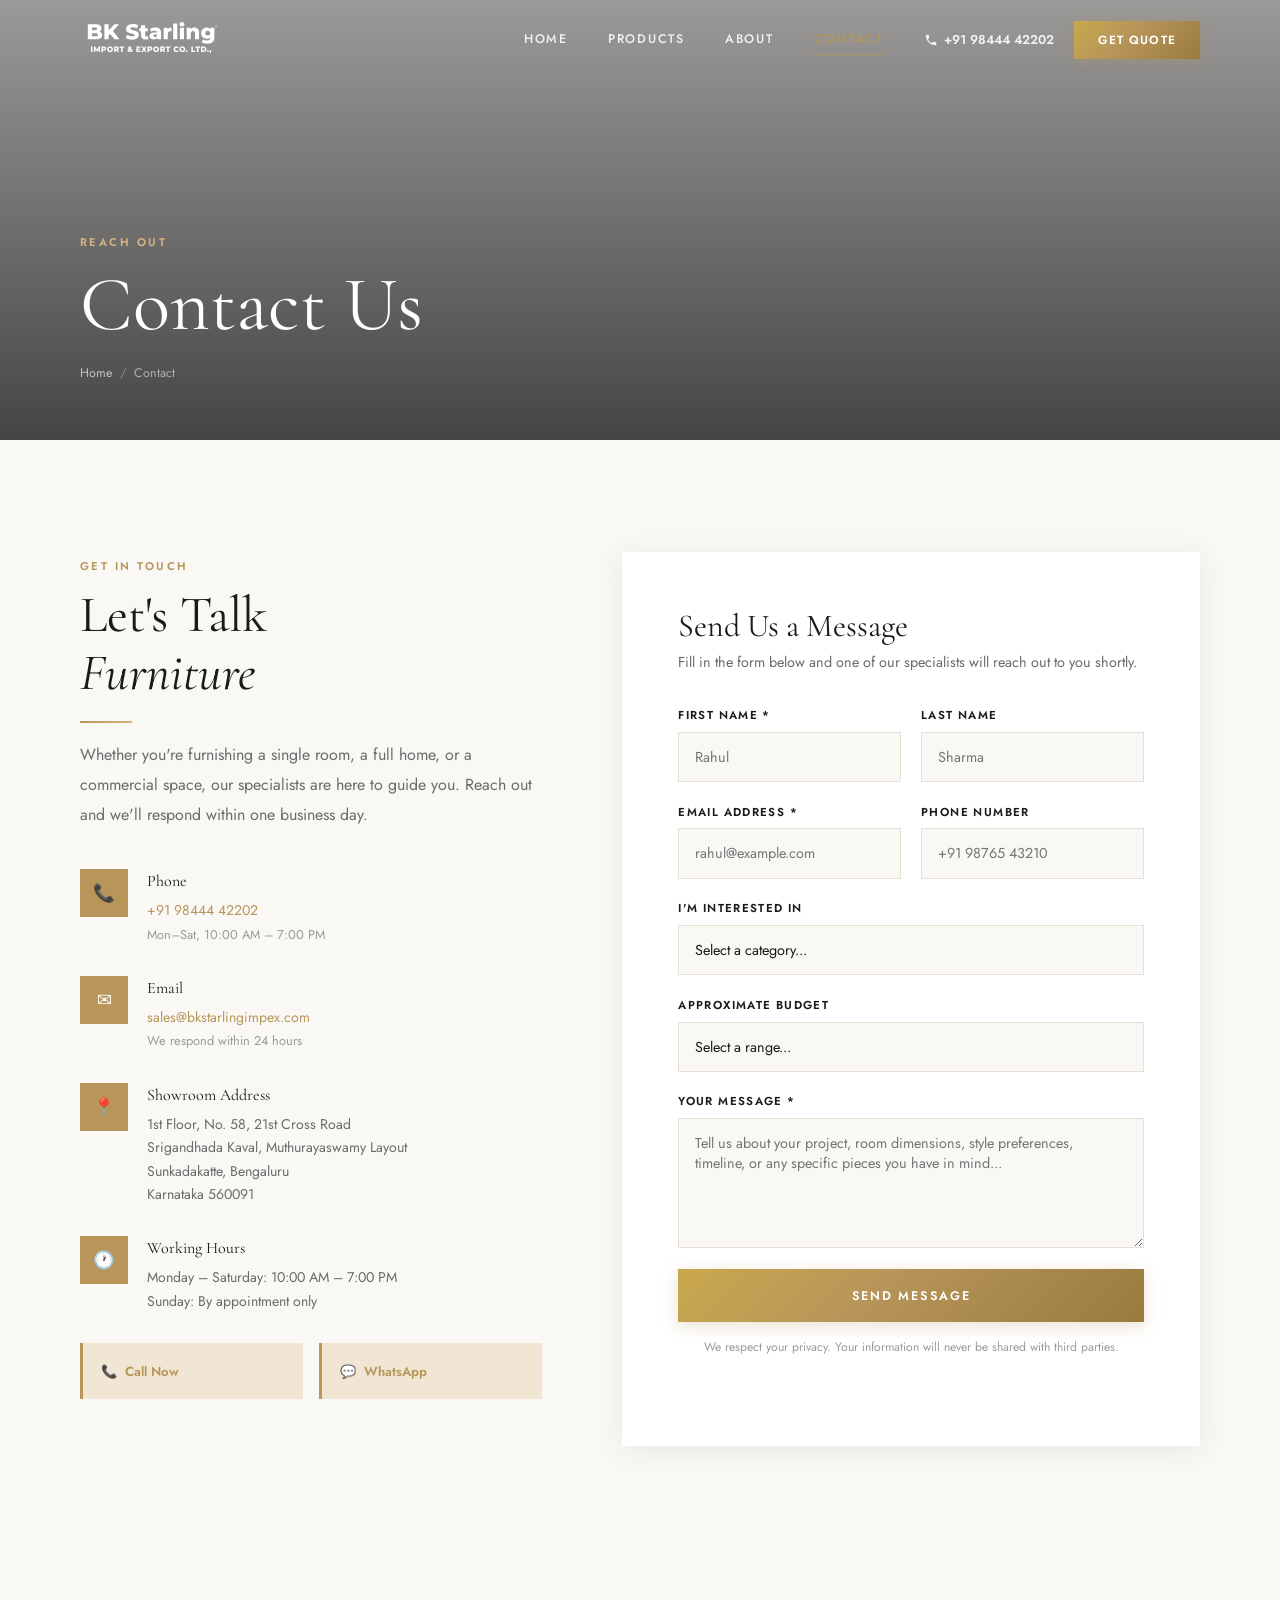
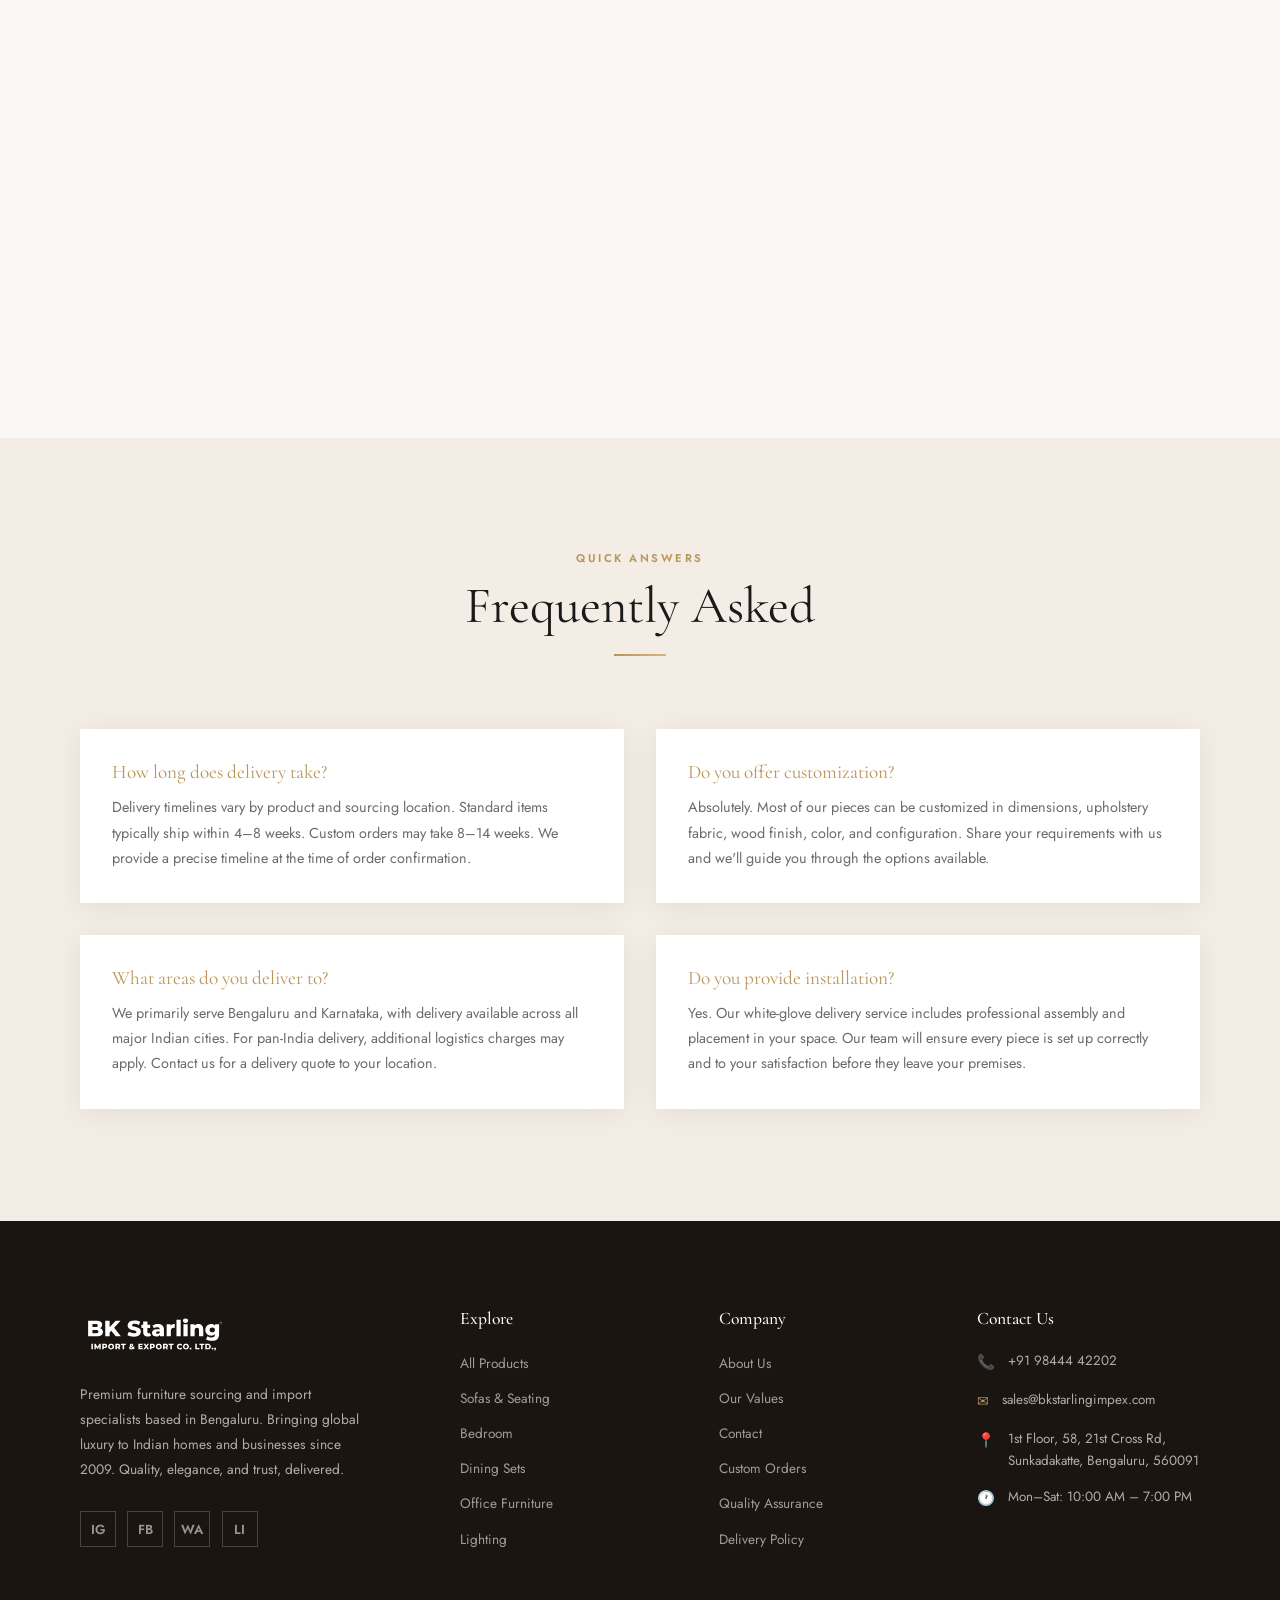
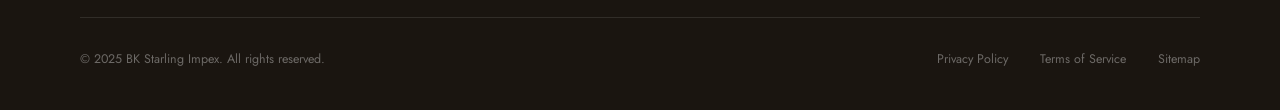
<file: contact.html>
<!DOCTYPE html>
<html lang="en">
<head>
  <meta charset="UTF-8">
  <meta name="viewport" content="width=device-width, initial-scale=1.0">
  <title>Contact | BK Starling Impex</title>
  <meta name="description" content="Get in touch with BK Starling Impex. Visit our showroom in Bengaluru or reach us by phone and email. Book a free furniture consultation today.">
  <link rel="preconnect" href="https://fonts.googleapis.com">
  <link rel="preconnect" href="https://fonts.gstatic.com" crossorigin>
  <link href="https://fonts.googleapis.com/css2?family=Cormorant+Garamond:ital,wght@0,300;0,400;0,500;0,600;0,700;1,300;1,400;1,500&family=Jost:wght@300;400;500;600&display=swap" rel="stylesheet">
  <link rel="stylesheet" href="styles.css">
</head>
<body>

  <!-- ── NAVIGATION ── -->
  <nav class="nav scrolled" id="siteNav">
    <a href="index.html" class="nav-logo"><img src="Bk_Starling.svg" class="logo-img" alt="BK Starling Impex"></a>
    <div class="nav-links">
      <a href="index.html">Home</a>
      <a href="products.html">Products</a>
      <a href="about.html">About</a>
      <a href="contact.html" class="active">Contact</a>
    </div>
    <div class="nav-contact">
      <div class="nav-phone">
        <svg width="14" height="14" viewBox="0 0 24 24" fill="currentColor"><path d="M6.6 10.8c1.4 2.8 3.8 5.1 6.6 6.6l2.2-2.2c.3-.3.7-.4 1-.2 1.1.4 2.3.6 3.6.6.6 0 1 .4 1 1V20c0 .6-.4 1-1 1-9.4 0-17-7.6-17-17 0-.6.4-1 1-1h3.5c.6 0 1 .4 1 1 0 1.3.2 2.5.6 3.6.1.3 0 .7-.2 1L6.6 10.8z"/></svg>
        +91 98444 42202
      </div>
      <a href="contact.html" class="nav-cta">Get Quote</a>
    </div>
    <button class="hamburger" onclick="openNav()" aria-label="Open menu">
      <span></span><span></span><span></span>
    </button>
  </nav>

  <!-- ── MOBILE NAV ── -->
  <div class="mobile-nav" id="mobileNav">
    <button class="mob-close" onclick="closeNav()">✕</button>
    <nav class="mob-links">
      <a href="index.html" onclick="closeNav()">Home</a>
      <a href="products.html" onclick="closeNav()">Products</a>
      <a href="about.html" onclick="closeNav()">About</a>
      <a href="contact.html" onclick="closeNav()">Contact</a>
    </nav>
    <div class="mob-footer">
      <p>Get in touch</p>
      <a href="tel:+919844442202">+91 98444 42202</a>
      <a href="mailto:sales@bkstarlingimpex.com" style="font-size:1rem">sales@bkstarlingimpex.com</a>
    </div>
  </div>

  <!-- ── PAGE HERO ── -->
  <div class="page-hero">
    <div class="page-hero-bg" style="background-image: url('https://images.unsplash.com/photo-1617806118233-18e1de247200?auto=format&fit=crop&w=1920&q=80');"></div>
    <div class="page-hero-overlay"></div>
    <div class="page-hero-inner">
      <span class="section-tag">Reach Out</span>
      <h1>Contact Us</h1>
      <nav class="breadcrumb" aria-label="Breadcrumb">
        <a href="index.html">Home</a>
        <span class="sep">/</span>
        <span>Contact</span>
      </nav>
    </div>
  </div>

  <!-- ── CONTACT SECTION ── -->
  <section class="section">
    <div class="container">
      <div class="contact-wrap">

        <!-- LEFT: Info -->
        <div class="fade-up">
          <span class="section-tag">Get in Touch</span>
          <h2 style="margin-bottom:0.6rem">Let's Talk<br><em>Furniture</em></h2>
          <div class="gold-line"></div>
          <p class="section-subtitle" style="max-width:100%; margin-bottom:2.5rem">
            Whether you're furnishing a single room, a full home, or a commercial space, our specialists are here to guide you. Reach out and we'll respond within one business day.
          </p>

          <div class="c-info-item">
            <div class="c-icon">📞</div>
            <div>
              <div class="c-label">Phone</div>
              <div class="c-val">
                <a href="tel:+919844442202">+91 98444 42202</a><br>
                <span style="font-size:0.8rem;color:var(--text-muted)">Mon–Sat, 10:00 AM – 7:00 PM</span>
              </div>
            </div>
          </div>

          <div class="c-info-item">
            <div class="c-icon">✉</div>
            <div>
              <div class="c-label">Email</div>
              <div class="c-val">
                <a href="mailto:sales@bkstarlingimpex.com">sales@bkstarlingimpex.com</a><br>
                <span style="font-size:0.8rem;color:var(--text-muted)">We respond within 24 hours</span>
              </div>
            </div>
          </div>

          <div class="c-info-item">
            <div class="c-icon">📍</div>
            <div>
              <div class="c-label">Showroom Address</div>
              <div class="c-val">
                1st Floor, No. 58, 21st Cross Road<br>
                Srigandhada Kaval, Muthurayaswamy Layout<br>
                Sunkadakatte, Bengaluru<br>
                Karnataka 560091
              </div>
            </div>
          </div>

          <div class="c-info-item">
            <div class="c-icon">🕐</div>
            <div>
              <div class="c-label">Working Hours</div>
              <div class="c-val">
                Monday – Saturday: 10:00 AM – 7:00 PM<br>
                Sunday: By appointment only
              </div>
            </div>
          </div>

          <!-- Quick CTA Boxes -->
          <div style="display:grid;grid-template-columns:1fr 1fr;gap:1rem;margin-top:1rem">
            <a href="tel:+919844442202" style="display:flex;align-items:center;gap:0.75rem;padding:1.1rem;background:var(--gold-pale);border-left:3px solid var(--gold);font-size:0.82rem;font-weight:600;color:var(--gold);transition:var(--t)" onmouseover="this.style.background='var(--gold)';this.style.color='white'" onmouseout="this.style.background='var(--gold-pale)';this.style.color='var(--gold)'">
              📞 &nbsp;Call Now
            </a>
            <a href="https://wa.me/919844442202" target="_blank" rel="noopener" style="display:flex;align-items:center;gap:0.75rem;padding:1.1rem;background:var(--gold-pale);border-left:3px solid var(--gold);font-size:0.82rem;font-weight:600;color:var(--gold);transition:var(--t)" onmouseover="this.style.background='var(--gold)';this.style.color='white'" onmouseout="this.style.background='var(--gold-pale)';this.style.color='var(--gold)'">
              💬 &nbsp;WhatsApp
            </a>
          </div>
        </div>

        <!-- RIGHT: Form -->
        <div class="c-form fade-up">
          <h3>Send Us a Message</h3>
          <p>Fill in the form below and one of our specialists will reach out to you shortly.</p>

          <form id="contactForm" novalidate>
            <div class="form-row">
              <div class="field">
                <label for="fname">First Name *</label>
                <input type="text" id="fname" name="fname" placeholder="Rahul" required>
              </div>
              <div class="field">
                <label for="lname">Last Name</label>
                <input type="text" id="lname" name="lname" placeholder="Sharma">
              </div>
            </div>

            <div class="form-row">
              <div class="field">
                <label for="email">Email Address *</label>
                <input type="email" id="email" name="email" placeholder="rahul@example.com" required>
              </div>
              <div class="field">
                <label for="phone">Phone Number</label>
                <input type="tel" id="phone" name="phone" placeholder="+91 98765 43210">
              </div>
            </div>

            <div class="field">
              <label for="interest">I'm Interested In</label>
              <select id="interest" name="interest">
                <option value="" disabled selected>Select a category...</option>
                <option value="residential">Residential Furniture</option>
                <option value="commercial">Commercial / Office Furniture</option>
                <option value="custom">Custom / Bespoke Order</option>
                <option value="kitchen">Kitchen & Wardrobe</option>
                <option value="lighting">Lighting</option>
                <option value="full">Full Home Furnishing</option>
                <option value="other">Other Enquiry</option>
              </select>
            </div>

            <div class="field">
              <label for="budget">Approximate Budget</label>
              <select id="budget" name="budget">
                <option value="" disabled selected>Select a range...</option>
                <option value="50k">Under ₹50,000</option>
                <option value="50-150k">₹50,000 – ₹1,50,000</option>
                <option value="150-500k">₹1,50,000 – ₹5,00,000</option>
                <option value="500k+">₹5,00,000+</option>
                <option value="discuss">Prefer to discuss</option>
              </select>
            </div>

            <div class="field">
              <label for="message">Your Message *</label>
              <textarea id="message" name="message" rows="5" placeholder="Tell us about your project, room dimensions, style preferences, timeline, or any specific pieces you have in mind..." required></textarea>
            </div>

            <button type="submit" class="btn btn-primary submit-btn" style="width:100%;justify-content:center;padding:1.1rem">
              Send Message
            </button>

            <p style="font-size:0.76rem;color:var(--text-muted);margin-top:1rem;text-align:center">
              We respect your privacy. Your information will never be shared with third parties.
            </p>
          </form>
        </div>

      </div>
    </div>
  </section>

  <!-- ── MAP ── -->
  <div class="map-wrap">
    <iframe
      src="https://maps.google.com/maps?q=Sunkadakatte,+Bengaluru,+Karnataka+560091&output=embed&z=15"
      title="BK Starling Impex Location"
      allowfullscreen
      loading="lazy"
      referrerpolicy="no-referrer-when-downgrade">
    </iframe>
  </div>

  <!-- ── FAQ STRIP ── -->
  <section class="section section-alt">
    <div class="container">
      <div class="section-hdr center fade-up">
        <span class="section-tag">Quick Answers</span>
        <h2>Frequently Asked</h2>
        <div class="gold-line center"></div>
      </div>

      <div style="display:grid;grid-template-columns:repeat(2,1fr);gap:2rem;margin-top:2rem">

        <div class="fade-up" style="background:var(--white);padding:2rem;box-shadow:var(--shadow)">
          <h4 style="font-family:var(--font-h);font-size:1.2rem;margin-bottom:0.75rem;color:var(--gold)">How long does delivery take?</h4>
          <p style="font-size:0.9rem;color:var(--text-light);line-height:1.75">Delivery timelines vary by product and sourcing location. Standard items typically ship within 4–8 weeks. Custom orders may take 8–14 weeks. We provide a precise timeline at the time of order confirmation.</p>
        </div>

        <div class="fade-up" style="background:var(--white);padding:2rem;box-shadow:var(--shadow)">
          <h4 style="font-family:var(--font-h);font-size:1.2rem;margin-bottom:0.75rem;color:var(--gold)">Do you offer customization?</h4>
          <p style="font-size:0.9rem;color:var(--text-light);line-height:1.75">Absolutely. Most of our pieces can be customized in dimensions, upholstery fabric, wood finish, color, and configuration. Share your requirements with us and we'll guide you through the options available.</p>
        </div>

        <div class="fade-up" style="background:var(--white);padding:2rem;box-shadow:var(--shadow)">
          <h4 style="font-family:var(--font-h);font-size:1.2rem;margin-bottom:0.75rem;color:var(--gold)">What areas do you deliver to?</h4>
          <p style="font-size:0.9rem;color:var(--text-light);line-height:1.75">We primarily serve Bengaluru and Karnataka, with delivery available across all major Indian cities. For pan-India delivery, additional logistics charges may apply. Contact us for a delivery quote to your location.</p>
        </div>

        <div class="fade-up" style="background:var(--white);padding:2rem;box-shadow:var(--shadow)">
          <h4 style="font-family:var(--font-h);font-size:1.2rem;margin-bottom:0.75rem;color:var(--gold)">Do you provide installation?</h4>
          <p style="font-size:0.9rem;color:var(--text-light);line-height:1.75">Yes. Our white-glove delivery service includes professional assembly and placement in your space. Our team will ensure every piece is set up correctly and to your satisfaction before they leave your premises.</p>
        </div>

      </div>
    </div>
  </section>

  <!-- ── FOOTER ── -->
  <footer class="footer">
    <div class="footer-grid">
      <div>
        <img src="Bk_Starling.svg" class="footer-logo-img" alt="BK Starling Impex">
        <p class="footer-about">Premium furniture sourcing and import specialists based in Bengaluru. Bringing global luxury to Indian homes and businesses since 2009. Quality, elegance, and trust, delivered.</p>
        <div class="socials">
          <a class="s-link" href="#" aria-label="Instagram">IG</a>
          <a class="s-link" href="#" aria-label="Facebook">FB</a>
          <a class="s-link" href="#" aria-label="WhatsApp">WA</a>
          <a class="s-link" href="#" aria-label="LinkedIn">LI</a>
        </div>
      </div>
      <div>
        <h4 class="footer-heading">Explore</h4>
        <ul class="footer-links">
          <li><a href="products.html">All Products</a></li>
          <li><a href="products.html">Sofas & Seating</a></li>
          <li><a href="products.html">Bedroom</a></li>
          <li><a href="products.html">Dining Sets</a></li>
          <li><a href="products.html">Office Furniture</a></li>
          <li><a href="products.html">Lighting</a></li>
        </ul>
      </div>
      <div>
        <h4 class="footer-heading">Company</h4>
        <ul class="footer-links">
          <li><a href="about.html">About Us</a></li>
          <li><a href="about.html#values">Our Values</a></li>
          <li><a href="contact.html">Contact</a></li>
          <li><a href="#">Custom Orders</a></li>
          <li><a href="#">Quality Assurance</a></li>
          <li><a href="#">Delivery Policy</a></li>
        </ul>
      </div>
      <div>
        <h4 class="footer-heading">Contact Us</h4>
        <div class="foot-c"><span class="foot-c-icon">📞</span><a href="tel:+919844442202">+91 98444 42202</a></div>
        <div class="foot-c"><span class="foot-c-icon">✉</span><a href="mailto:sales@bkstarlingimpex.com">sales@bkstarlingimpex.com</a></div>
        <div class="foot-c"><span class="foot-c-icon">📍</span><span>1st Floor, 58, 21st Cross Rd,<br>Sunkadakatte, Bengaluru, 560091</span></div>
        <div class="foot-c"><span class="foot-c-icon">🕐</span><span>Mon–Sat: 10:00 AM – 7:00 PM</span></div>
      </div>
    </div>
    <div class="footer-bot">
      <span class="footer-copy">© 2025 BK Starling Impex. All rights reserved.</span>
      <div class="footer-legal">
        <a href="#">Privacy Policy</a>
        <a href="#">Terms of Service</a>
        <a href="#">Sitemap</a>
      </div>
    </div>
  </footer>

  <script src="scripts.js"></script>
</body>
</html>
</file>
<file: styles.css>
/* ============================================================
   BK STARLING IMPEX - Luxury Furniture
   White & Champagne Palette
   ============================================================ */

@import url('https://fonts.googleapis.com/css2?family=Cormorant+Garamond:ital,wght@0,300;0,400;0,500;0,600;0,700;1,300;1,400;1,500&family=Jost:wght@300;400;500;600&display=swap');

/* ── Variables ─────────────────────────────────────── */
:root {
  --bg:          #faf8f5;
  --white:       #ffffff;
  --gold:        #b8965a;
  --gold-dark:   #9a7a3d;
  --gold-light:  #d4b483;
  --gold-pale:   #f0e6d3;
  --text:        #1a1a1a;
  --text-light:  #6b6b6b;
  --text-muted:  #9a9a9a;
  --border:      #e8e0d5;
  --section-alt: #f3ede5;
  --dark:        #1a1510;
  --nav-h:       80px;

  --font-h: 'Cormorant Garamond', Georgia, serif;
  --font-b: 'Jost', sans-serif;

  --shadow:       0 4px 28px rgba(0,0,0,0.07);
  --shadow-hover: 0 14px 44px rgba(0,0,0,0.14);
  --t:            all 0.3s ease;
}

/* ── Reset ─────────────────────────────────────────── */
*, *::before, *::after { box-sizing: border-box; margin: 0; padding: 0; }
html { scroll-behavior: smooth; }
body { font-family: var(--font-b); background: var(--bg); color: var(--text); line-height: 1.6; overflow-x: hidden; }
img  { max-width: 100%; display: block; }
a    { text-decoration: none; color: inherit; }
ul   { list-style: none; }
button { cursor: pointer; border: none; background: none; }

/* ── Typography ────────────────────────────────────── */
h1, h2, h3, h4 { font-family: var(--font-h); font-weight: 400; line-height: 1.15; }
h1 { font-size: clamp(2.6rem, 6vw, 5.2rem); }
h2 { font-size: clamp(2rem, 4vw, 3.6rem); }
h3 { font-size: clamp(1.5rem, 2.5vw, 2.2rem); }
h4 { font-size: clamp(1.1rem, 2vw, 1.4rem); }

.section-tag {
  display: inline-block;
  font-family: var(--font-b);
  font-size: 0.7rem;
  font-weight: 600;
  letter-spacing: 0.22em;
  text-transform: uppercase;
  color: var(--gold);
  margin-bottom: 0.6rem;
}

.section-subtitle {
  font-size: 1rem;
  color: var(--text-light);
  max-width: 580px;
  line-height: 1.85;
}

.gold-line {
  width: 52px;
  height: 2px;
  background: linear-gradient(90deg, var(--gold), var(--gold-light));
  margin: 1.1rem 0;
}
.gold-line.center { margin-left: auto; margin-right: auto; }

/* ── Buttons ───────────────────────────────────────── */
.btn {
  display: inline-flex;
  align-items: center;
  gap: 0.5rem;
  padding: 0.9rem 2.2rem;
  font-family: var(--font-b);
  font-size: 0.78rem;
  font-weight: 600;
  letter-spacing: 0.14em;
  text-transform: uppercase;
  transition: var(--t);
  border: none;
  white-space: nowrap;
}

.btn-primary {
  background: linear-gradient(135deg, #c9a84c 0%, #b8965a 40%, #9a7a3d 100%);
  color: var(--white);
  box-shadow: 0 4px 16px rgba(184,150,90,.28);
}
.btn-primary:hover {
  background: linear-gradient(135deg, #d4b46a 0%, #c9a84c 40%, #b8965a 100%);
  transform: translateY(-2px);
  box-shadow: 0 10px 28px rgba(184,150,90,.45);
}

.btn-outline   { background: transparent; color: var(--white); border: 1px solid rgba(255,255,255,.65); }
.btn-outline:hover { background: rgba(255,255,255,.12); border-color: var(--white); }

.btn-outline-dark { background: transparent; color: var(--gold); border: 1px solid var(--gold); }
.btn-outline-dark:hover {
  background: linear-gradient(135deg, #c9a84c 0%, #b8965a 40%, #9a7a3d 100%);
  color: var(--white);
  border-color: transparent;
}

/* ── Navigation ────────────────────────────────────── */
.nav {
  position: fixed;
  top: 0; left: 0; right: 0;
  z-index: 1000;
  height: var(--nav-h);
  display: flex;
  align-items: center;
  padding: 0 5rem;
  transition: var(--t);
}

.nav.hero-nav  { background: transparent; }
.nav.scrolled  {
  background: rgba(250,248,245,.96);
  backdrop-filter: blur(14px);
  box-shadow: 0 2px 22px rgba(0,0,0,.07);
}

.nav-logo {
  flex: 1;
  display: flex;
  align-items: center;
}

.logo-img {
  height: 54px;
  width: auto;
  display: block;
  filter: brightness(0) invert(1);
  transition: filter 0.3s ease;
}
.nav.scrolled .logo-img { filter: none; }

.footer-logo-img {
  height: 56px;
  width: auto;
  display: block;
  filter: brightness(0) invert(1);
  margin-bottom: 1.1rem;
}

.nav-links {
  display: flex;
  align-items: center;
  gap: 2.5rem;
}

.nav-links a {
  font-size: 0.78rem;
  font-weight: 500;
  letter-spacing: 0.14em;
  text-transform: uppercase;
  color: rgba(255,255,255,.88);
  position: relative;
  transition: var(--t);
}
.nav.scrolled .nav-links a { color: var(--text-light); }
.nav-links a::after {
  content: '';
  position: absolute;
  bottom: -5px; left: 0;
  width: 0; height: 1px;
  background: var(--gold);
  transition: width 0.3s ease;
}
.nav-links a:hover::after, .nav-links a.active::after { width: 100%; }
.nav-links a:hover, .nav-links a.active { color: var(--gold); }

.nav-contact {
  display: flex;
  align-items: center;
  gap: 1.25rem;
  margin-left: 2.5rem;
}

.nav-phone {
  font-size: 0.8rem;
  font-weight: 600;
  color: rgba(255,255,255,.88);
  display: flex;
  align-items: center;
  gap: 0.4rem;
  transition: var(--t);
}
.nav.scrolled .nav-phone { color: var(--text); }

.nav-cta {
  padding: 0.6rem 1.5rem;
  background: linear-gradient(135deg, #c9a84c 0%, #b8965a 40%, #9a7a3d 100%);
  color: var(--white) !important;
  font-size: 0.74rem;
  font-weight: 600;
  letter-spacing: 0.1em;
  text-transform: uppercase;
  transition: var(--t);
  box-shadow: 0 3px 12px rgba(184,150,90,.3);
}
.nav-cta:hover { background: linear-gradient(135deg, #d4b46a 0%, #c9a84c 50%, #b8965a 100%) !important; transform: translateY(-1px); box-shadow: 0 6px 18px rgba(184,150,90,.42); }
.nav-cta::after { display: none !important; }

.hamburger {
  display: none;
  flex-direction: column;
  gap: 5px;
  padding: 4px;
}
.hamburger span { display: block; width: 24px; height: 2px; background: var(--white); transition: var(--t); }
.nav.scrolled .hamburger span { background: var(--text); }

/* ── Mobile Nav ────────────────────────────────────── */
.mobile-nav {
  position: fixed;
  inset: 0;
  z-index: 1001;
  background: var(--white);
  padding: 2rem;
  display: flex;
  flex-direction: column;
  transform: translateX(100%);
  transition: transform 0.35s cubic-bezier(0.4,0,0.2,1);
}
.mobile-nav.open { transform: translateX(0); }

.mob-close {
  align-self: flex-end;
  font-size: 1.5rem;
  color: var(--text);
  padding: 0.5rem;
  line-height: 1;
}

.mob-links {
  margin-top: 2.5rem;
}
.mob-links a {
  display: block;
  font-family: var(--font-h);
  font-size: 2.2rem;
  color: var(--text);
  padding: 0.9rem 0;
  border-bottom: 1px solid var(--border);
  transition: var(--t);
}
.mob-links a:hover { color: var(--gold); padding-left: 0.5rem; }

.mob-footer {
  margin-top: auto;
  padding-top: 2rem;
  border-top: 2px solid var(--gold);
}
.mob-footer p { font-size: 0.75rem; letter-spacing: 0.12em; text-transform: uppercase; color: var(--text-muted); margin-bottom: 0.5rem; }
.mob-footer a { display: block; font-family: var(--font-h); font-size: 1.3rem; color: var(--gold); }

/* ── Hero ──────────────────────────────────────────── */
.hero {
  position: relative;
  height: 100vh;
  min-height: 700px;
  display: flex;
  align-items: center;
  overflow: hidden;
}

.hero-bg {
  position: absolute;
  inset: 0;
  background-size: cover;
  background-position: center;
  transform: scale(1.08);
  will-change: transform;
}

.hero-overlay {
  position: absolute;
  inset: 0;
  background: linear-gradient(130deg, rgba(8,6,4,.68) 0%, rgba(20,16,10,.44) 55%, rgba(0,0,0,.18) 100%);
}

.hero-content {
  position: relative;
  z-index: 2;
  padding: 0 5rem;
  max-width: 820px;
}

.hero-eyebrow {
  display: inline-block;
  font-size: 0.72rem;
  font-weight: 600;
  letter-spacing: 0.26em;
  text-transform: uppercase;
  color: var(--gold-light);
  margin-bottom: 1.1rem;
  opacity: 0;
  animation: fadeUp 0.9s ease 0.3s forwards;
}

.hero-title {
  color: var(--white);
  margin-bottom: 1.3rem;
  opacity: 0;
  animation: fadeUp 0.9s ease 0.5s forwards;
}
.hero-title em { font-style: italic; color: var(--gold-light); }

.hero-sub {
  font-size: 1.05rem;
  color: rgba(255,255,255,.78);
  max-width: 500px;
  line-height: 1.9;
  margin-bottom: 2.4rem;
  opacity: 0;
  animation: fadeUp 0.9s ease 0.7s forwards;
}

.hero-btns {
  display: flex;
  gap: 1rem;
  flex-wrap: wrap;
  opacity: 0;
  animation: fadeUp 0.9s ease 0.9s forwards;
}

.hero-scroll-hint {
  position: absolute;
  bottom: 2.2rem;
  left: 50%;
  transform: translateX(-50%);
  z-index: 2;
  display: flex;
  flex-direction: column;
  align-items: center;
  gap: 0.4rem;
  color: rgba(255,255,255,.5);
  font-size: 0.65rem;
  letter-spacing: 0.18em;
  text-transform: uppercase;
  animation: pulse 2s infinite;
}
.hero-scroll-hint::before {
  content: '';
  width: 1px;
  height: 38px;
  background: linear-gradient(to bottom, transparent, rgba(255,255,255,.45));
}

/* ── Stats Bar ─────────────────────────────────────── */
.stats-bar {
  background: var(--gold);
  padding: 1.6rem 5rem;
  display: grid;
  grid-template-columns: repeat(4, 1fr);
}

.stat-item {
  text-align: center;
  padding: 0.6rem 1rem;
  border-right: 1px solid rgba(255,255,255,.28);
}
.stat-item:last-child { border-right: none; }

.stat-n {
  display: block;
  font-family: var(--font-h);
  font-size: 2.4rem;
  font-weight: 600;
  color: var(--white);
  line-height: 1.1;
}
.stat-l {
  font-size: 0.72rem;
  font-weight: 600;
  letter-spacing: 0.12em;
  text-transform: uppercase;
  color: rgba(255,255,255,.82);
}

/* ── Section Shell ─────────────────────────────────── */
.section { padding: 7rem 5rem; }
.section-alt { background: var(--section-alt); }
.container { max-width: 1340px; margin: 0 auto; }

.section-hdr { margin-bottom: 3.5rem; }
.section-hdr.center { text-align: center; display: flex; flex-direction: column; align-items: center; }
.section-hdr.spread { display: flex; justify-content: space-between; align-items: flex-end; flex-wrap: wrap; gap: 1.5rem; }

/* ── Features ──────────────────────────────────────── */
.features-grid {
  display: grid;
  grid-template-columns: repeat(4, 1fr);
  gap: 1.75rem;
}

.feat-card {
  background: var(--white);
  padding: 2.6rem 2rem;
  border-bottom: 3px solid transparent;
  box-shadow: var(--shadow);
  transition: var(--t);
}
.feat-card:hover { border-bottom-color: var(--gold); transform: translateY(-6px); box-shadow: var(--shadow-hover); }

.feat-icon {
  width: 56px; height: 56px;
  background: var(--gold-pale);
  border-radius: 50%;
  display: flex; align-items: center; justify-content: center;
  font-size: 1.4rem;
  margin-bottom: 1.5rem;
  transition: var(--t);
}
.feat-card:hover .feat-icon { background: var(--gold); }

.feat-title { font-family: var(--font-h); font-size: 1.2rem; margin-bottom: 0.7rem; }
.feat-text  { font-size: 0.88rem; color: var(--text-light); line-height: 1.75; }

/* ── Category Cards ────────────────────────────────── */
.cat-grid {
  display: grid;
  grid-template-columns: repeat(4, 1fr);
  gap: 1.4rem;
}
.cat-grid.full-12 { grid-template-columns: repeat(4, 1fr); }

.cat-card {
  position: relative;
  overflow: hidden;
  cursor: pointer;
  aspect-ratio: 3/4;
}
.cat-card img {
  width: 100%; height: 100%;
  object-fit: cover;
  transition: transform 0.65s ease;
}
.cat-card:hover img { transform: scale(1.09); }

.cat-overlay {
  position: absolute; inset: 0;
  background: linear-gradient(to top, rgba(0,0,0,.76) 0%, rgba(0,0,0,.1) 55%, transparent 100%);
  display: flex; flex-direction: column; justify-content: flex-end;
  padding: 1.8rem 1.5rem;
  transition: var(--t);
}
.cat-card:hover .cat-overlay { background: linear-gradient(to top, rgba(0,0,0,.88) 0%, rgba(0,0,0,.32) 60%, transparent 100%); }

.cat-name  { font-family: var(--font-h); font-size: 1.3rem; color: var(--white); margin-bottom: 0.25rem; }
.cat-arrow {
  font-size: 0.72rem; letter-spacing: 0.12em; text-transform: uppercase;
  color: var(--gold-light);
  opacity: 0; transform: translateY(7px); transition: all 0.3s ease;
}
.cat-card:hover .cat-arrow { opacity: 1; transform: translateY(0); }

/* ── Services (Alternating) ────────────────────────── */
.svc-block {
  display: grid;
  grid-template-columns: 1fr 1fr;
  min-height: 500px;
}
.svc-block.flip { direction: rtl; }
.svc-block.flip > * { direction: ltr; }

.svc-img { overflow: hidden; }
.svc-img img { width: 100%; height: 100%; object-fit: cover; transition: transform 0.6s ease; }
.svc-block:hover .svc-img img { transform: scale(1.04); }

.svc-body {
  background: var(--white);
  padding: 5rem 4.5rem;
  display: flex; flex-direction: column; justify-content: center;
}
.svc-num { font-family: var(--font-h); font-size: 4.5rem; font-weight: 700; color: var(--border); line-height: 1; margin-bottom: 1rem; }

/* ── Product Cards ─────────────────────────────────── */
.prod-grid {
  display: grid;
  grid-template-columns: repeat(4, 1fr);
  gap: 1.75rem;
}

.prod-card {
  background: var(--white);
  box-shadow: var(--shadow);
  overflow: hidden;
  transition: var(--t);
  cursor: pointer;
}
.prod-card:hover { transform: translateY(-6px); box-shadow: var(--shadow-hover); }

.prod-img {
  aspect-ratio: 4/3;
  overflow: hidden;
  position: relative;
}
.prod-img img { width: 100%; height: 100%; object-fit: cover; transition: transform 0.5s ease; }
.prod-card:hover .prod-img img { transform: scale(1.08); }

.prod-badge {
  position: absolute; top: 1rem; left: 1rem;
  padding: 0.28rem 0.7rem;
  background: var(--gold); color: var(--white);
  font-size: 0.66rem; font-weight: 600; letter-spacing: 0.1em; text-transform: uppercase;
}

.prod-info { padding: 1.2rem 1.4rem 1.6rem; }
.prod-cat  { font-size: 0.68rem; letter-spacing: 0.16em; text-transform: uppercase; color: var(--gold); font-weight: 600; margin-bottom: 0.4rem; }
.prod-name { font-family: var(--font-h); font-size: 1.12rem; margin-bottom: 0.4rem; line-height: 1.3; }
.prod-desc { font-size: 0.82rem; color: var(--text-light); margin-bottom: 0.8rem; line-height: 1.6; }
.prod-cta  { font-size: 0.72rem; letter-spacing: 0.12em; text-transform: uppercase; color: var(--gold); font-weight: 600; }
.prod-card:hover .prod-cta { text-decoration: underline; }

/* ── Testimonials ──────────────────────────────────── */
.testi-grid {
  display: grid;
  grid-template-columns: repeat(3, 1fr);
  gap: 2rem;
}

.testi-card {
  background: var(--white);
  padding: 2.5rem;
  box-shadow: var(--shadow);
  position: relative;
  transition: var(--t);
}
.testi-card:hover { transform: translateY(-4px); box-shadow: var(--shadow-hover); }
.testi-card::before {
  content: '\201C';
  position: absolute;
  top: 1.2rem; right: 1.8rem;
  font-family: var(--font-h);
  font-size: 5.5rem;
  color: var(--border);
  line-height: 1;
}

.testi-stars { display: flex; gap: 3px; margin-bottom: 1rem; }
.star { color: var(--gold); font-size: 0.85rem; }
.testi-text { font-size: 0.93rem; color: var(--text-light); line-height: 1.85; margin-bottom: 1.8rem; font-style: italic; }

.testi-author { display: flex; align-items: center; gap: 1rem; }
.testi-avatar { width: 48px; height: 48px; border-radius: 50%; object-fit: cover; border: 2px solid var(--gold-light); }
.testi-name   { font-family: var(--font-h); font-size: 1.05rem; font-weight: 600; }
.testi-loc    { font-size: 0.73rem; color: var(--text-muted); letter-spacing: 0.05em; }

/* ── CTA Banner ────────────────────────────────────── */
.cta-banner {
  position: relative;
  padding: 8rem 5rem;
  background-size: cover;
  background-position: center;
  text-align: center;
  overflow: hidden;
}
.cta-banner::before { content: ''; position: absolute; inset: 0; background: rgba(8,6,4,.72); }
.cta-banner > * { position: relative; z-index: 1; }
.cta-banner h2 { color: var(--white); margin-bottom: 0.9rem; }
.cta-banner p  { color: rgba(255,255,255,.74); max-width: 520px; margin: 0 auto 2.4rem; line-height: 1.85; }
.cta-btns { display: flex; gap: 1rem; justify-content: center; flex-wrap: wrap; }

/* ── Page Hero (inner pages) ───────────────────────── */
.page-hero {
  padding-top: var(--nav-h);
  height: 440px;
  position: relative;
  display: flex;
  align-items: flex-end;
  overflow: hidden;
}
.page-hero-bg { position: absolute; inset: 0; background-size: cover; background-position: center; }
.page-hero-overlay { position: absolute; inset: 0; background: linear-gradient(to top, rgba(0,0,0,.72) 0%, rgba(0,0,0,.38) 100%); }
.page-hero-inner { position: relative; z-index: 2; padding: 3.5rem 5rem; }
.page-hero-inner .section-tag { color: var(--gold-light); }
.page-hero-inner h1 { color: var(--white); }

.breadcrumb { display: flex; gap: 0.5rem; margin-top: 0.9rem; font-size: 0.78rem; color: rgba(255,255,255,.55); }
.breadcrumb a { color: rgba(255,255,255,.65); transition: var(--t); }
.breadcrumb a:hover { color: var(--gold-light); }
.breadcrumb .sep { color: rgba(255,255,255,.35); }

/* ── About Page ────────────────────────────────────── */
.about-split { display: grid; grid-template-columns: 1fr 1fr; gap: 6rem; align-items: center; }

.img-wrap { position: relative; }
.img-main { width: 100%; aspect-ratio: 4/5; object-fit: cover; }
.img-accent {
  position: absolute;
  bottom: -2.5rem; right: -2.5rem;
  width: 56%;
  aspect-ratio: 1;
  object-fit: cover;
  border: 6px solid var(--bg);
  box-shadow: var(--shadow-hover);
}

.values-grid { display: grid; grid-template-columns: 1fr 1fr; gap: 1.75rem; }
.val-card {
  padding: 2.4rem;
  background: var(--white);
  box-shadow: var(--shadow);
  border-top: 3px solid var(--gold);
  transition: var(--t);
}
.val-card:hover { transform: translateY(-4px); box-shadow: var(--shadow-hover); }
.val-icon  { font-size: 1.9rem; margin-bottom: 1rem; }
.val-title { font-family: var(--font-h); font-size: 1.25rem; margin-bottom: 0.65rem; }
.val-text  { font-size: 0.88rem; color: var(--text-light); line-height: 1.75; }

.team-grid { display: grid; grid-template-columns: repeat(3, 1fr); gap: 2rem; }
.team-card { text-align: center; }
.team-img  { width: 100%; aspect-ratio: 1; object-fit: cover; margin-bottom: 1.25rem; filter: grayscale(0.2); transition: var(--t); }
.team-card:hover .team-img { filter: grayscale(0); }
.team-name { font-family: var(--font-h); font-size: 1.3rem; margin-bottom: 0.25rem; }
.team-role { font-size: 0.75rem; letter-spacing: 0.14em; text-transform: uppercase; color: var(--gold); }

/* ── Contact Page ──────────────────────────────────── */
.contact-wrap { display: grid; grid-template-columns: 1fr 1.25fr; gap: 5rem; }

.c-info-item { display: flex; gap: 1.2rem; align-items: flex-start; margin-bottom: 1.9rem; }
.c-icon {
  width: 48px; height: 48px;
  background: var(--gold); color: var(--white);
  display: flex; align-items: center; justify-content: center;
  font-size: 1.1rem; flex-shrink: 0;
}
.c-label { font-family: var(--font-h); font-size: 1rem; margin-bottom: 0.28rem; }
.c-val   { font-size: 0.88rem; color: var(--text-light); line-height: 1.65; }
.c-val a { color: var(--gold); transition: var(--t); }
.c-val a:hover { color: var(--gold-dark); }

.c-form { background: var(--white); padding: 3.5rem; box-shadow: var(--shadow); }
.c-form h3 { font-family: var(--font-h); font-size: 2rem; margin-bottom: 0.4rem; }
.c-form p  { font-size: 0.9rem; color: var(--text-light); margin-bottom: 2rem; }

.form-row { display: grid; grid-template-columns: 1fr 1fr; gap: 1.25rem; }
.field { display: flex; flex-direction: column; gap: 0.45rem; margin-bottom: 1.3rem; }
.field label { font-size: 0.72rem; font-weight: 600; letter-spacing: 0.12em; text-transform: uppercase; color: var(--text); }
.field input, .field select, .field textarea {
  padding: 0.88rem 1rem;
  border: 1px solid var(--border);
  background: var(--bg);
  font-family: var(--font-b);
  font-size: 0.9rem;
  color: var(--text);
  outline: none;
  transition: var(--t);
  -webkit-appearance: none;
}
.field input:focus, .field select:focus, .field textarea:focus {
  border-color: var(--gold);
  background: var(--white);
}
.field textarea { resize: vertical; min-height: 120px; }
.field.wide { grid-column: 1 / -1; }

.map-wrap { margin-top: 5rem; height: 400px; overflow: hidden; }
.map-wrap iframe { width: 100%; height: 100%; border: 0; filter: grayscale(0.25) contrast(0.95); }

/* ── Product Filter Tabs ───────────────────────────── */
.filter-bar {
  display: flex;
  gap: 0;
  border-bottom: 2px solid var(--border);
  margin-bottom: 3rem;
  flex-wrap: wrap;
}
.filter-btn {
  padding: 0.85rem 1.75rem;
  font-family: var(--font-b);
  font-size: 0.78rem;
  font-weight: 600;
  letter-spacing: 0.12em;
  text-transform: uppercase;
  color: var(--text-light);
  background: none;
  border: none;
  border-bottom: 2px solid transparent;
  margin-bottom: -2px;
  transition: var(--t);
  cursor: pointer;
}
.filter-btn:hover  { color: var(--gold); }
.filter-btn.active { color: var(--gold); border-bottom-color: var(--gold); }

/* ── Footer ────────────────────────────────────────── */
.footer {
  background: var(--dark);
  color: rgba(255,255,255,.65);
  padding: 5.5rem 5rem 2.5rem;
}

.footer-grid {
  display: grid;
  grid-template-columns: 1.6fr 1fr 1fr 1.1fr;
  gap: 3.5rem;
  margin-bottom: 3.5rem;
}

.footer-logo { display: none; }

.footer-about { font-size: 0.86rem; line-height: 1.82; margin-bottom: 1.8rem; max-width: 290px; }

.socials { display: flex; gap: 0.7rem; }
.s-link {
  width: 36px; height: 36px;
  border: 1px solid rgba(255,255,255,.2);
  display: flex; align-items: center; justify-content: center;
  font-size: 0.82rem;
  color: rgba(255,255,255,.55);
  transition: var(--t);
  font-family: var(--font-b);
  font-weight: 600;
}
.s-link:hover { background: var(--gold); border-color: var(--gold); color: var(--white); }

.footer-heading { font-family: var(--font-h); font-size: 1.1rem; font-weight: 500; color: var(--white); margin-bottom: 1.3rem; }

.footer-links li { margin-bottom: 0.6rem; }
.footer-links a { font-size: 0.85rem; color: rgba(255,255,255,.58); transition: var(--t); }
.footer-links a:hover { color: var(--gold-light); padding-left: 7px; }

.foot-c { display: flex; gap: 0.8rem; align-items: flex-start; margin-bottom: 0.95rem; font-size: 0.84rem; }
.foot-c-icon { color: var(--gold); flex-shrink: 0; font-size: 0.9rem; margin-top: 1px; }
.foot-c a { color: rgba(255,255,255,.65); transition: var(--t); }
.foot-c a:hover { color: var(--gold-light); }

.footer-bot {
  border-top: 1px solid rgba(255,255,255,.1);
  padding-top: 2rem;
  display: flex;
  justify-content: space-between;
  align-items: center;
  flex-wrap: wrap;
  gap: 1rem;
}
.footer-copy { font-size: 0.78rem; color: rgba(255,255,255,.36); }
.footer-legal { display: flex; gap: 2rem; }
.footer-legal a { font-size: 0.78rem; color: rgba(255,255,255,.36); transition: var(--t); }
.footer-legal a:hover { color: var(--gold-light); }

/* ── Animations ────────────────────────────────────── */
@keyframes fadeUp {
  from { opacity: 0; transform: translateY(26px); }
  to   { opacity: 1; transform: translateY(0); }
}
@keyframes pulse {
  0%, 100% { transform: translateX(-50%) translateY(0); opacity: .5; }
  50%       { transform: translateX(-50%) translateY(-10px); opacity: 1; }
}

.fade-up { opacity: 0; transform: translateY(34px); transition: opacity 0.75s ease, transform 0.75s ease; }
.fade-up.visible { opacity: 1; transform: translateY(0); }
.fade-up:nth-child(2) { transition-delay: 0.1s; }
.fade-up:nth-child(3) { transition-delay: 0.2s; }
.fade-up:nth-child(4) { transition-delay: 0.3s; }

/* ── Divider ───────────────────────────────────────── */
.hr-gold { border: none; height: 1px; background: linear-gradient(90deg, transparent, var(--gold), transparent); margin: 0; }

/* ── Responsive ────────────────────────────────────── */
@media (max-width: 1100px) {
  .nav { padding: 0 2.5rem; }
  .section { padding: 5.5rem 2.5rem; }
  .hero-content { padding: 0 2.5rem; }
  .stats-bar { padding: 1.5rem 2.5rem; }
  .features-grid { grid-template-columns: repeat(2, 1fr); }
  .prod-grid { grid-template-columns: repeat(2, 1fr); }
  .footer { padding: 4.5rem 2.5rem 2rem; }
  .footer-grid { grid-template-columns: 1fr 1fr; gap: 2.5rem; }
  .cta-banner { padding: 6rem 2.5rem; }
  .page-hero-inner { padding: 3rem 2.5rem; }
  .contact-wrap { gap: 3rem; }
}

@media (max-width: 768px) {
  .nav-links, .nav-contact { display: none; }
  .hamburger { display: flex; }
  .nav { padding: 0 1.5rem; }

  .hero-content { padding: 0 1.5rem; }
  .hero-btns { flex-direction: column; align-items: flex-start; }

  .stats-bar { grid-template-columns: repeat(2, 1fr); padding: 1.5rem; }
  .stat-item:nth-child(2) { border-right: none; }

  .section { padding: 4.5rem 1.5rem; }
  .cat-grid { grid-template-columns: repeat(2, 1fr); }
  .features-grid, .prod-grid, .testi-grid { grid-template-columns: 1fr; }
  .svc-block, .svc-block.flip { grid-template-columns: 1fr; direction: ltr; }
  .svc-body { padding: 2.5rem 1.5rem; }
  .svc-img { height: 300px; }

  .about-split { grid-template-columns: 1fr; }
  .img-accent { display: none; }
  .values-grid { grid-template-columns: 1fr; }
  .team-grid { grid-template-columns: 1fr 1fr; }

  .contact-wrap { grid-template-columns: 1fr; }
  .form-row { grid-template-columns: 1fr; }
  .c-form { padding: 2rem; }

  .footer-grid { grid-template-columns: 1fr; gap: 2rem; }
  .footer { padding: 3.5rem 1.5rem 2rem; }
  .footer-bot { flex-direction: column; align-items: flex-start; }
  .footer-legal { flex-wrap: wrap; gap: 1rem; }

  .page-hero { height: 320px; }
  .page-hero-inner { padding: 2rem 1.5rem; }

  .cta-banner { padding: 5rem 1.5rem; }
  .map-wrap { height: 280px; }
}

@media (max-width: 480px) {
  .cat-grid { grid-template-columns: 1fr 1fr; gap: 0.75rem; }
  .team-grid { grid-template-columns: 1fr; }
  .stats-bar { grid-template-columns: 1fr 1fr; }
}
</file>
